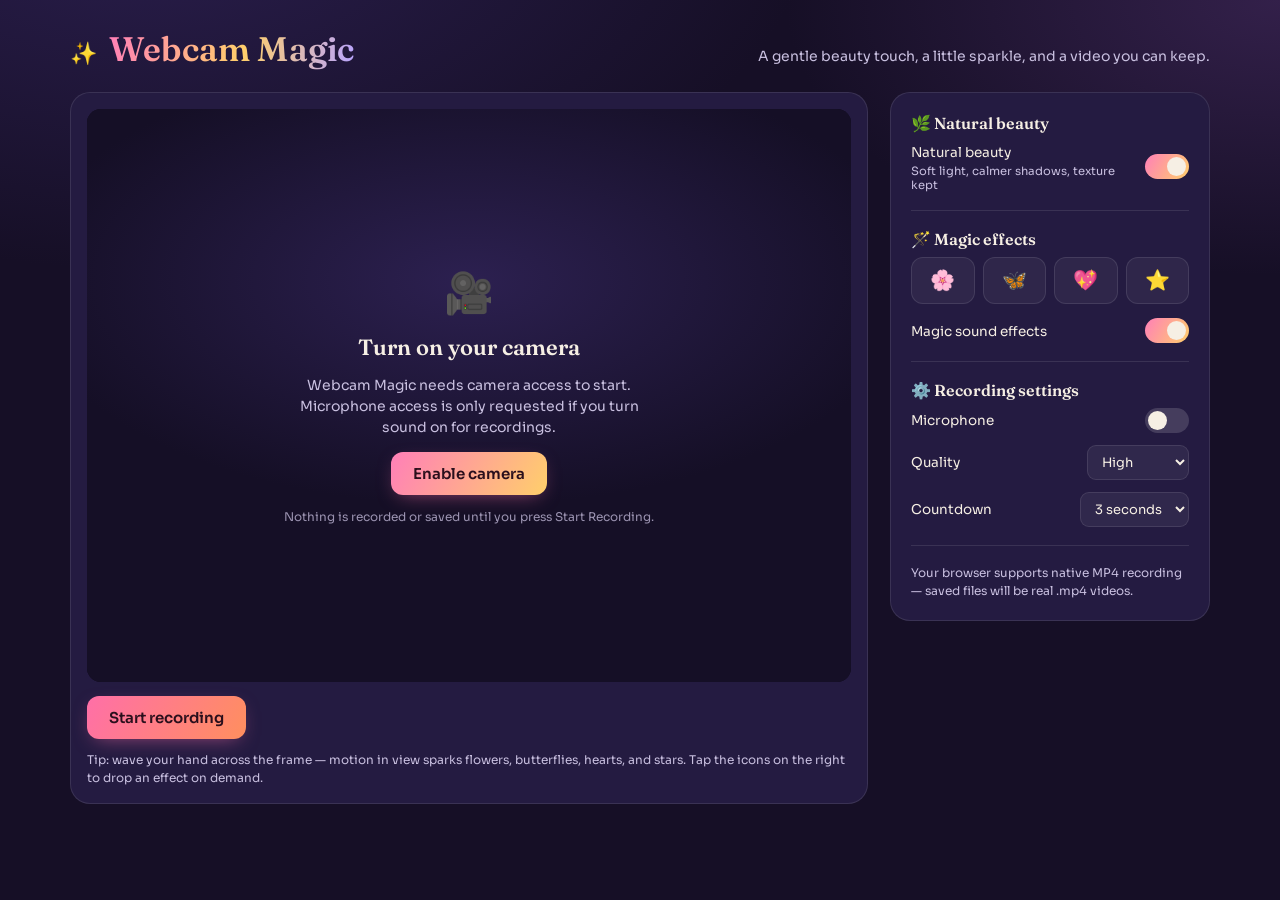
<file: index.html>
<!DOCTYPE html>
<html lang="en">
<head>
  <meta charset="UTF-8">
  <meta name="viewport" content="width=device-width, initial-scale=1.0">
  <title>Webcam Magic</title>
  <meta http-equiv="refresh" content="0; url=./webcam-magic.html">
  <script>
    window.location.replace('./webcam-magic.html');
  </script>
</head>
<body>
  <p>Opening <a href="./webcam-magic.html">Webcam Magic</a>…</p>
</body>
</html>
</file>
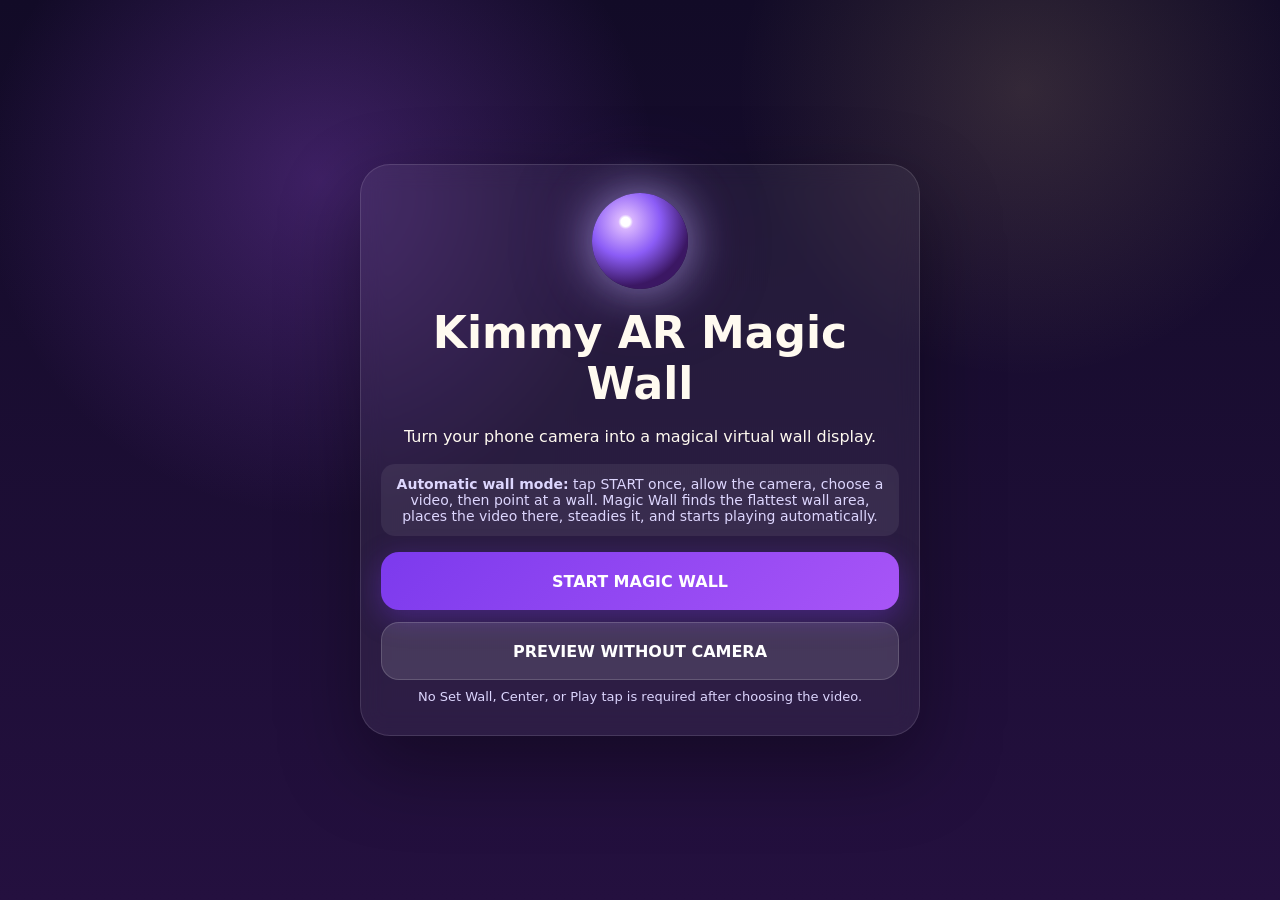
<file: magic-wall/index.html>
<!doctype html>
<html lang="en">
<head>
  <meta charset="utf-8" />
  <meta name="viewport" content="width=device-width,initial-scale=1,viewport-fit=cover,user-scalable=no" />
  <meta name="theme-color" content="#24103f" />
  <meta name="apple-mobile-web-app-capable" content="yes" />
  <meta name="mobile-web-app-capable" content="yes" />
  <link rel="manifest" href="manifest.webmanifest" />
  <title>Kimmy AR Magic Wall</title>
  <link rel="stylesheet" href="app.css?v=10" />
  <style>
    #wall,
    #wall.locked,
    #content,
    #content img,
    #content video {
      border: 0 !important;
      outline: 0 !important;
      box-shadow: none !important;
      border-radius: 0 !important;
    }
    #wall { background: transparent !important; }
    #wall::before,
    #wall::after,
    #content::before,
    #content::after {
      content: none !important;
      display: none !important;
    }
  </style>
</head>
<body>
  <section id="welcome" class="screen">
    <div class="welcome-card">
      <div class="orb"></div>
      <h1>Kimmy AR Magic Wall</h1>
      <p>Turn your phone camera into a magical virtual wall display.</p>
      <div class="note"><strong>Automatic wall mode:</strong> tap START once, allow the camera, choose a video, then point at a wall. Magic Wall finds the flattest wall area, places the video there, steadies it, and starts playing automatically.</div>
      <div class="stack" style="margin-top:16px">
        <button id="startBtn" class="primary">START MAGIC WALL</button>
        <button id="demoBtn" class="ghost">PREVIEW WITHOUT CAMERA</button>
      </div>
      <p class="hint">No Set Wall, Center, or Play tap is required after choosing the video.</p>
    </div>
  </section>

  <main id="app" class="screen">
    <video id="camera" playsinline autoplay muted></video>
    <div id="shade"></div>

    <div id="status">
      <div id="cameraStatus" class="status-pill">Camera off</div>
      <div id="modeStatus" class="status-pill">Ready</div>
      <div id="topActions">
        <button id="switchCameraBtn" class="iconBtn" aria-label="Switch camera" title="Switch camera">↺</button>
        <button id="fullscreenBtn" class="iconBtn" aria-label="Full screen">⛶</button>
        <button id="menuBtn" class="iconBtn" aria-label="Tools">☰</button>
      </div>
    </div>

    <div id="wall">
      <div id="content"></div>
    </div>

    <section id="panel">
      <div class="panel-title">
        <h2>Wall Tools</h2>
        <button id="closePanel" class="iconBtn">✕</button>
      </div>
      <div class="panel-grid">
        <button id="anchorWallBtn" class="gold">🧱 FIND WALL AGAIN</button>
        <button id="rearCameraBtn" class="gold">USE REAR CAMERA</button>
        <button id="lockBtn" class="ghost">LOCK WALL</button>
        <button id="fitBtn" class="ghost">FIT: CONTAIN</button>
        <button id="mirrorBtn" class="ghost">MIRROR CAMERA</button>
        <button id="voiceBtn" class="ghost">VOICE COMMANDS</button>
      </div>
      <p class="hint">After choosing a video, just point the rear camera at the wall and hold it generally toward the wall for a moment. The app chooses the wall area automatically.</p>
    </section>

    <div id="dock">
      <div class="mode-row">
        <button class="mode" data-mode="photo">📷 Photo</button>
        <button class="mode" data-mode="video">🎬 Video</button>
        <button class="mode" data-mode="butterflies">🦋 Butterflies</button>
        <button class="mode" data-mode="galaxy">✨ Galaxy</button>
        <button class="mode" data-mode="flowers">🌸 Flowers</button>
        <button class="mode" data-mode="affirmation">💜 Affirmation</button>
        <button class="mode" data-mode="memories">🖼️ Memories</button>
        <button class="mode" data-mode="presentation">📑 Slides</button>
        <button class="mode" data-mode="portal">🌀 Portal</button>
      </div>
      <div class="control-grid">
        <button data-move="up">▲ UP</button>
        <button data-scale="up">＋ BIG</button>
        <button data-scale="down">− SMALL</button>
        <button data-move="down">▼ DOWN</button>
        <button data-move="left">◀ LEFT</button>
        <button id="centerBtn">◎ CENTER</button>
        <button id="playBtn">▶ PLAY</button>
        <button data-move="right">RIGHT ▶</button>
      </div>
    </div>

    <div id="toast"></div>
  </main>

<script src="app.js?v=10"></script>
<script src="camera-fix.js?v=10"></script>
<script src="auto-wall-finder.js?v=10"></script>
<script src="steady-wall.js?v=10"></script>
</body>
</html>
</file>
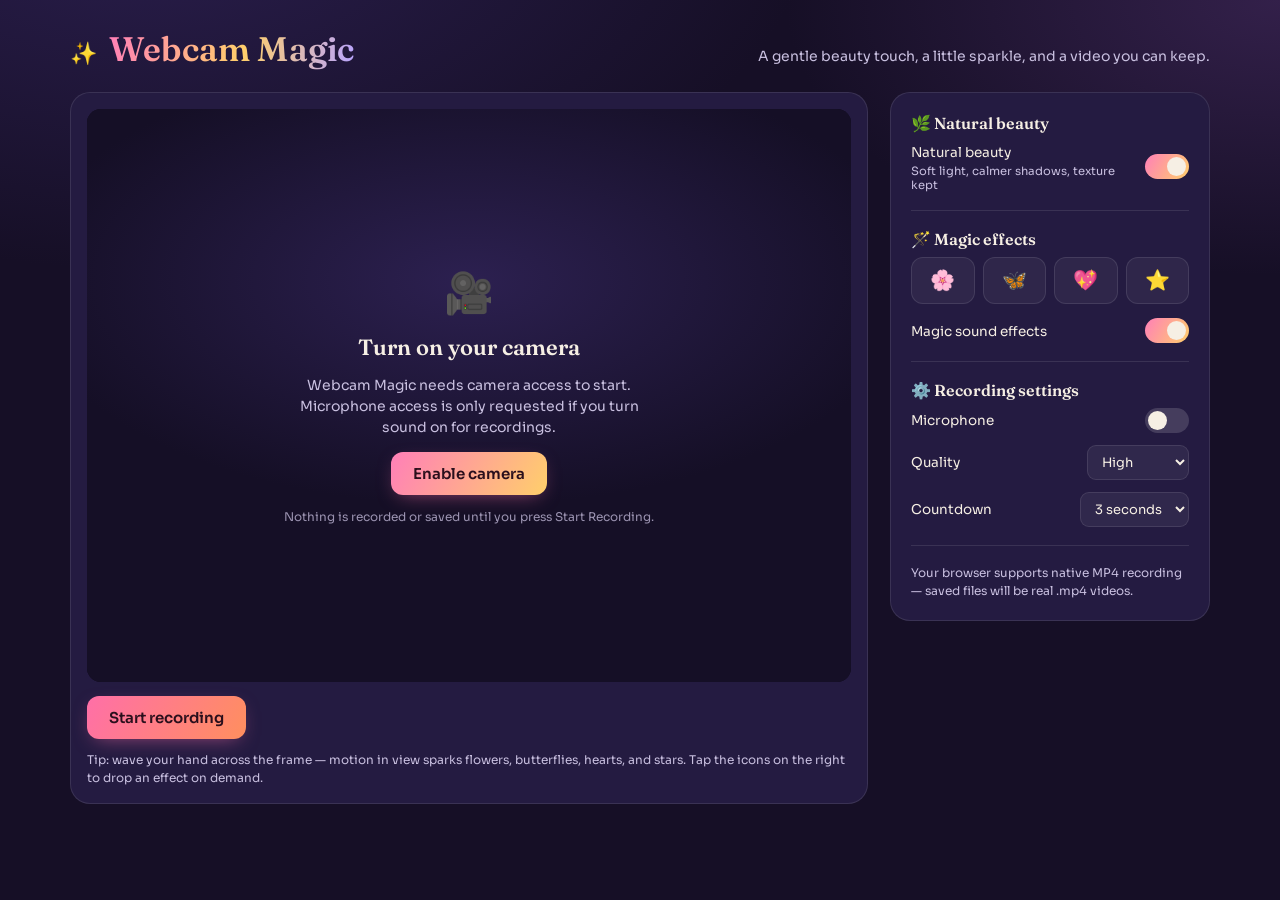
<file: webcam-magic.html>
<!DOCTYPE html>
<html lang="en">
<head>
<meta charset="UTF-8">
<meta name="viewport" content="width=device-width, initial-scale=1.0">
<title>Webcam Magic</title>
<style>
  @import url('https://fonts.googleapis.com/css2?family=Fraunces:opsz,wght@9..144,500;9..144,600&family=Sora:wght@400;500;600&display=swap');

  :root{
    --bg-0:#160f26;
    --bg-1:#1f1638;
    --panel:#241b41;
    --line: rgba(255,255,255,0.10);
    --pink:#ff7fb8;
    --gold:#ffcf6b;
    --lav:#b8a4ff;
    --mint:#7fe9c9;
    --cream:#f6efe4;
    --muted:#c9c0e0;
    --red:#ff5c5c;
  }
  *{box-sizing:border-box;}
  html,body{margin:0;padding:0;}
  body{
    background:
      radial-gradient(1100px 600px at 12% -10%, #2a1e4d 0%, transparent 60%),
      radial-gradient(900px 500px at 100% 0%, #33204a 0%, transparent 55%),
      var(--bg-0);
    color:var(--cream);
    font-family:'Sora', system-ui, sans-serif;
    min-height:100vh;
  }
  .wrap{max-width:1180px;margin:0 auto;padding:28px 20px 60px;}

  header{display:flex;align-items:baseline;justify-content:space-between;gap:16px;margin-bottom:22px;flex-wrap:wrap;}
  .brand{display:flex;align-items:baseline;gap:12px;}
  .brand h1{
    font-family:'Fraunces', serif;
    font-weight:600;
    font-size:34px;
    margin:0;
    letter-spacing:0.2px;
    background:linear-gradient(100deg, var(--pink), var(--gold) 55%, var(--lav));
    -webkit-background-clip:text;
    background-clip:text;
    color:transparent;
  }
  .brand .spark{font-size:22px;}
  .tag{color:var(--muted);font-size:14px;margin:0;}

  .layout{display:grid;grid-template-columns:1fr 320px;gap:22px;align-items:start;}
  @media (max-width:880px){.layout{grid-template-columns:1fr;}}

  .stage-card{
    background:var(--panel);
    border:1px solid var(--line);
    border-radius:20px;
    padding:16px;
  }
  .stage{
    position:relative;
    width:100%;
    aspect-ratio:4/3;
    border-radius:14px;
    overflow:hidden;
    background:#0d0918;
    display:flex;align-items:center;justify-content:center;
  }
  video{display:none;}
  canvas#compose{width:100%;height:100%;display:block;object-fit:cover;}

  .gate{
    position:absolute;inset:0;
    display:flex;flex-direction:column;align-items:center;justify-content:center;
    gap:14px;text-align:center;padding:24px;
    background:radial-gradient(600px 300px at 50% 30%, #2c2050 0%, #150f26 75%);
  }
  .gate .icon{font-size:40px;}
  .gate h2{font-family:'Fraunces',serif;font-weight:600;font-size:22px;margin:0;}
  .gate p{color:var(--muted);font-size:14px;max-width:340px;margin:0;line-height:1.5;}
  .gate small{color:var(--muted);opacity:.75;font-size:12px;}

  .rec-dot{
    position:absolute;top:14px;left:14px;
    display:flex;align-items:center;gap:8px;
    background:rgba(10,7,20,0.55);
    backdrop-filter:blur(4px);
    padding:6px 12px 6px 8px;
    border-radius:999px;
    font-size:13px;
    font-variant-numeric:tabular-nums;
    display:none;
  }
  .rec-dot.show{display:flex;}
  .rec-dot .dot{width:9px;height:9px;border-radius:50%;background:var(--red);animation:pulse 1.1s infinite;}
  @keyframes pulse{0%,100%{opacity:1;}50%{opacity:.25;}}

  .countdown{
    position:absolute;inset:0;display:none;
    align-items:center;justify-content:center;
    background:rgba(10,7,20,0.45);
    font-family:'Fraunces',serif;font-size:110px;font-weight:600;
    color:var(--gold);
  }
  .countdown.show{display:flex;}

  .stage-controls{display:flex;align-items:center;justify-content:space-between;margin-top:14px;gap:12px;flex-wrap:wrap;}
  .left-controls{display:flex;gap:10px;align-items:center;flex-wrap:wrap;}

  button{font-family:'Sora',sans-serif;cursor:pointer;}
  .btn{
    border:1px solid var(--line);
    background:rgba(255,255,255,0.04);
    color:var(--cream);
    padding:10px 16px;
    border-radius:12px;
    font-size:14px;
    font-weight:500;
    display:inline-flex;align-items:center;gap:8px;
    transition:transform .12s ease, background .15s ease, border-color .15s ease;
  }
  .btn:hover{background:rgba(255,255,255,0.09);border-color:rgba(255,255,255,0.22);}
  .btn:active{transform:scale(0.97);}
  .btn.icon-only{padding:10px 12px;}

  .btn-record{
    background:linear-gradient(120deg, #ff6fa8, #ff8f5e);
    border:none;color:#2a0f1c;font-weight:600;
    padding:12px 22px;font-size:15px;
    box-shadow:0 6px 20px -8px rgba(255,111,168,0.6);
  }
  .btn-record:hover{filter:brightness(1.06);}
  .btn-record.recording{
    background:linear-gradient(120deg, #ff5c5c, #ff8a4a);
  }

  .timer{font-variant-numeric:tabular-nums;font-size:14px;color:var(--muted);min-width:52px;}

  .panel{
    background:var(--panel);
    border:1px solid var(--line);
    border-radius:20px;
    padding:20px;
    display:flex;flex-direction:column;gap:18px;
  }
  .panel h3{
    font-family:'Fraunces',serif;font-weight:600;font-size:16px;margin:0 0 2px;
    display:flex;align-items:center;gap:8px;
  }
  .row{display:flex;align-items:center;justify-content:space-between;gap:10px;}
  .row .label{font-size:13.5px;}
  .row .sub{font-size:11.5px;color:var(--muted);display:block;margin-top:2px;}

  .switch{position:relative;width:44px;height:25px;flex:none;}
  .switch input{opacity:0;width:0;height:0;}
  .slider{
    position:absolute;inset:0;background:rgba(255,255,255,0.15);
    border-radius:999px;transition:.2s;cursor:pointer;
  }
  .slider::before{
    content:"";position:absolute;height:19px;width:19px;left:3px;top:3px;
    background:var(--cream);border-radius:50%;transition:.2s;
  }
  input:checked + .slider{background:linear-gradient(120deg, var(--pink), var(--gold));}
  input:checked + .slider::before{transform:translateX(19px);}

  select{
    background:rgba(255,255,255,0.06);
    color:var(--cream);
    border:1px solid var(--line);
    border-radius:9px;
    padding:7px 10px;
    font-size:13px;
    font-family:'Sora',sans-serif;
  }
  select:focus, .btn:focus-visible{outline:2px solid var(--lav);outline-offset:2px;}

  hr.div{border:none;border-top:1px solid var(--line);margin:0;}

  .effect-grid{display:grid;grid-template-columns:repeat(4,1fr);gap:8px;}
  .effect-grid button{
    background:rgba(255,255,255,0.05);border:1px solid var(--line);
    border-radius:12px;padding:10px 0;font-size:20px;color:var(--cream);
  }
  .effect-grid button:hover{background:rgba(255,255,255,0.1);}

  .hint{font-size:12px;color:var(--muted);line-height:1.5;margin:0;}

  .modal-back{
    position:fixed;inset:0;background:rgba(10,7,20,0.72);
    display:none;align-items:center;justify-content:center;padding:20px;z-index:50;
  }
  .modal-back.show{display:flex;}
  .modal{
    background:var(--panel);border:1px solid var(--line);border-radius:20px;
    padding:20px;max-width:480px;width:100%;
  }
  .modal h3{font-family:'Fraunces',serif;font-size:19px;margin:0 0 12px;}
  .modal video{display:block;width:100%;border-radius:12px;background:#000;}
  .modal-actions{display:flex;gap:10px;margin-top:16px;flex-wrap:wrap;}
  .modal-actions .btn{flex:1;justify-content:center;}
  .modal .note{font-size:12px;color:var(--muted);margin-top:10px;line-height:1.5;}

  .sr-only{position:absolute;width:1px;height:1px;overflow:hidden;clip:rect(0,0,0,0);}
</style>
</head>
<body>
<div class="wrap">

  <header>
    <div class="brand">
      <span class="spark" aria-hidden="true">✨</span>
      <h1>Webcam Magic</h1>
    </div>
    <p class="tag">A gentle beauty touch, a little sparkle, and a video you can keep.</p>
  </header>

  <div class="layout">

    <div class="stage-card">
      <div class="stage" id="stage">
        <video id="video" playsinline muted></video>
        <canvas id="compose" tabindex="-1" aria-label="Live webcam preview with magical effects"></canvas>

        <div class="gate" id="gate">
          <div class="icon">🎥</div>
          <h2>Turn on your camera</h2>
          <p>Webcam Magic needs camera access to start. Microphone access is only requested if you turn sound on for recordings.</p>
          <button class="btn btn-record" id="enableCamBtn" style="background:linear-gradient(120deg, var(--pink), var(--gold)); color:#2a0f1c;">Enable camera</button>
          <small>Nothing is recorded or saved until you press Start Recording.</small>
        </div>

        <div class="rec-dot" id="recDot"><span class="dot" aria-hidden="true"></span><span id="recTime">0:00</span></div>
        <div class="countdown" id="countdown"></div>
      </div>

      <div class="stage-controls">
        <div class="left-controls">
          <button class="btn btn-record" id="recordBtn" disabled>Start recording</button>
          <span class="timer" id="timerLabel"></span>
        </div>
        <div class="left-controls">
          <button class="btn icon-only" id="flipBtn" title="Switch camera" style="display:none;">🔄</button>
        </div>
      </div>

      <p class="hint" style="margin-top:12px;">
        Tip: wave your hand across the frame — motion in view sparks flowers, butterflies, hearts, and stars. Tap the icons on the right to drop an effect on demand.
      </p>
    </div>

    <div class="panel">
      <div>
        <h3>🌿 Natural beauty</h3>
        <div class="row" style="margin-top:8px;">
          <div>
            <span class="label">Natural beauty</span>
            <span class="sub">Soft light, calmer shadows, texture kept</span>
          </div>
          <label class="switch"><input type="checkbox" id="beautyToggle" checked><span class="slider"></span></label>
        </div>
      </div>

      <hr class="div">

      <div>
        <h3>🪄 Magic effects</h3>
        <div class="effect-grid" style="margin-top:8px;" id="effectGrid">
          <button data-effect="flower" title="Drop a flower">🌸</button>
          <button data-effect="butterfly" title="Drop a butterfly">🦋</button>
          <button data-effect="heart" title="Drop a heart">💖</button>
          <button data-effect="star" title="Drop a star">⭐</button>
        </div>
        <div class="row" style="margin-top:14px;">
          <div><span class="label">Magic sound effects</span></div>
          <label class="switch"><input type="checkbox" id="sfxToggle" checked><span class="slider"></span></label>
        </div>
      </div>

      <hr class="div">

      <div>
        <h3>⚙️ Recording settings</h3>
        <div class="row" style="margin-top:8px;">
          <span class="label">Microphone</span>
          <label class="switch"><input type="checkbox" id="micToggle"><span class="slider"></span></label>
        </div>
        <div class="row" style="margin-top:12px;">
          <span class="label">Quality</span>
          <select id="qualitySelect">
            <option value="standard">Standard</option>
            <option value="high" selected>High</option>
          </select>
        </div>
        <div class="row" style="margin-top:12px;">
          <span class="label">Countdown</span>
          <select id="countdownSelect">
            <option value="0">Off</option>
            <option value="3" selected>3 seconds</option>
            <option value="5">5 seconds</option>
          </select>
        </div>
      </div>

      <hr class="div">
      <p class="hint" id="formatHint"></p>
    </div>

  </div>
</div>

<div class="modal-back" id="modalBack">
  <div class="modal">
    <h3>Your recording</h3>
    <video id="previewVideo" controls playsinline></video>
    <div class="modal-actions">
      <button class="btn" id="replayBtn">▶ Replay</button>
      <button class="btn btn-record" id="saveBtn" style="flex:1.4;">⬇ Save video</button>
      <button class="btn" id="discardBtn">Discard</button>
    </div>
    <p class="note" id="saveNote"></p>
  </div>
</div>

<script>
(function(){
  const video = document.getElementById('video');
  const canvas = document.getElementById('compose');
  const ctx = canvas.getContext('2d', { willReadFrequently:true });
  const gate = document.getElementById('gate');
  const enableCamBtn = document.getElementById('enableCamBtn');
  const recordBtn = document.getElementById('recordBtn');
  const recDot = document.getElementById('recDot');
  const recTime = document.getElementById('recTime');
  const timerLabel = document.getElementById('timerLabel');
  const countdownEl = document.getElementById('countdown');
  const flipBtn = document.getElementById('flipBtn');
  const beautyToggle = document.getElementById('beautyToggle');
  const sfxToggle = document.getElementById('sfxToggle');
  const micToggle = document.getElementById('micToggle');
  const qualitySelect = document.getElementById('qualitySelect');
  const countdownSelect = document.getElementById('countdownSelect');
  const effectGrid = document.getElementById('effectGrid');
  const modalBack = document.getElementById('modalBack');
  const previewVideo = document.getElementById('previewVideo');
  const replayBtn = document.getElementById('replayBtn');
  const saveBtn = document.getElementById('saveBtn');
  const discardBtn = document.getElementById('discardBtn');
  const saveNote = document.getElementById('saveNote');
  const formatHint = document.getElementById('formatHint');

  let stream = null;
  let facingMode = 'user';
  let cameraCount = 1;
  let running = false;
  let W = 640, H = 480;

  let mediaRecorder = null;
  let recordedChunks = [];
  let recordStartTime = 0;
  let recordTimerId = null;
  let recordedBlob = null;
  let recordedExt = 'webm';
  let recordedMime = '';

  let audioCtx = null;
  let micSourceNode = null;
  let sfxGain = null;
  let destNode = null;

  // ---------- particles (magic effects) ----------
  const EFFECT_GLYPHS = { flower:'🌸', butterfly:'🦋', heart:'💖', star:'⭐', sparkle:'✨' };
  let particles = [];

  function spawnParticle(type, x, y){
    particles.push({
      type, x, y,
      vx:(Math.random()-0.5)*0.6,
      vy:-0.4 - Math.random()*0.5,
      life:0, maxLife: 70 + Math.random()*35,
      size: 22 + Math.random()*20,
      rot: Math.random()*Math.PI*2,
      vr: (Math.random()-0.5)*0.05
    });
    if(particles.length > 90) particles.shift();
  }

  function playChime(kind){
    if(!sfxToggle.checked || !audioCtx) return;
    try{
      const now = audioCtx.currentTime;
      const osc = audioCtx.createOscillator();
      const g = audioCtx.createGain();
      osc.type = 'sine';
      const freq = kind === 'start' ? 660 : kind === 'stop' ? 440 : 880 + Math.random()*260;
      osc.frequency.setValueAtTime(freq, now);
      osc.frequency.exponentialRampToValueAtTime(freq*1.35, now+0.12);
      g.gain.setValueAtTime(0.0001, now);
      g.gain.exponentialRampToValueAtTime(0.16, now+0.02);
      g.gain.exponentialRampToValueAtTime(0.0001, now+0.35);
      osc.connect(g);
      g.connect(sfxGain || audioCtx.destination);
      osc.start(now);
      osc.stop(now+0.4);
    }catch(e){}
  }

  // ---------- motion (gesture) detection ----------
  const motionCanvas = document.createElement('canvas');
  const motionCtx = motionCanvas.getContext('2d', { willReadFrequently:true });
  const MW = 48, MH = 36;
  motionCanvas.width = MW; motionCanvas.height = MH;
  let prevFrame = null;
  let lastSpawn = 0;
  let motionPoint = null;
  let trail = [];

  function detectMotion(){
    motionCtx.drawImage(video, 0, 0, MW, MH);
    const cur = motionCtx.getImageData(0,0,MW,MH).data;
    if(!prevFrame){ prevFrame = cur; return; }
    let sumX=0, sumY=0, count=0;
    for(let y=0; y<MH; y++){
      for(let x=0; x<MW; x++){
        const i = (y*MW+x)*4;
        const diff = Math.abs(cur[i]-prevFrame[i]) + Math.abs(cur[i+1]-prevFrame[i+1]) + Math.abs(cur[i+2]-prevFrame[i+2]);
        if(diff > 70){ sumX += x; sumY += y; count++; }
      }
    }
    prevFrame = cur;
    if(count > 22){
      const mx = (1 - sumX/count/MW) * W; // mirrored
      const my = sumY/count/MH * H;
      motionPoint = {x:mx, y:my};
      trail.push({x:mx,y:my,life:0});
      if(trail.length > 26) trail.shift();
      const now = performance.now();
      if(now - lastSpawn > 160){
        lastSpawn = now;
        const types = ['flower','butterfly','heart','star','sparkle'];
        spawnParticle(types[Math.floor(Math.random()*types.length)], mx, my);
        playChime('spawn');
      }
    } else {
      motionPoint = null;
    }
  }

  // ---------- camera setup ----------
  async function startCamera(newFacing){
    if(stream){
      stream.getTracks().forEach(t=>t.stop());
    }
    const quality = qualitySelect.value === 'high' ? {width:1280,height:720} : {width:640,height:480};
    const constraints = {
      video:{ facingMode:newFacing || facingMode, width:quality.width, height:quality.height },
      audio:false
    };
    stream = await navigator.mediaDevices.getUserMedia(constraints);
    video.srcObject = stream;
    await video.play();
    W = video.videoWidth || quality.width;
    H = video.videoHeight || quality.height;
    canvas.width = W; canvas.height = H;
  }

  enableCamBtn.addEventListener('click', async ()=>{
    try{
      await startCamera();
      const devices = await navigator.mediaDevices.enumerateDevices();
      cameraCount = devices.filter(d=>d.kind === 'videoinput').length;
      if(cameraCount > 1) flipBtn.style.display = 'inline-flex';
      gate.style.display = 'none';
      recordBtn.disabled = false;
      running = true;
      requestAnimationFrame(renderLoop);
    }catch(err){
      gate.querySelector('h2').textContent = 'Camera access needed';
      gate.querySelector('p').textContent = 'Camera permission was blocked or unavailable. Check your browser\'s site settings and try again.';
    }
  });

  flipBtn.addEventListener('click', async ()=>{
    facingMode = facingMode === 'user' ? 'environment' : 'user';
    await startCamera(facingMode);
  });

  qualitySelect.addEventListener('change', ()=>{
    if(stream) startCamera(facingMode);
  });

  effectGrid.addEventListener('click', (e)=>{
    const btn = e.target.closest('button[data-effect]');
    if(!btn) return;
    spawnParticle(btn.dataset.effect, W/2 + (Math.random()-0.5)*80, H/2 + (Math.random()-0.5)*80);
    playChime('spawn');
  });

  canvas.addEventListener('click', (e)=>{
    const rect = canvas.getBoundingClientRect();
    const x = (e.clientX - rect.left) / rect.width * W;
    const y = (e.clientY - rect.top) / rect.height * H;
    const types = ['flower','butterfly','heart','star'];
    spawnParticle(types[Math.floor(Math.random()*types.length)], x, y);
    playChime('spawn');
  });

  // ---------- render loop: draw video + beauty + effects to canvas ----------
  const smoothCanvas = document.createElement('canvas');
  const smoothCtx = smoothCanvas.getContext('2d');

  function renderLoop(){
    if(!running) return;
    if(video.readyState >= 2){
      smoothCanvas.width = W; smoothCanvas.height = H;

      ctx.save();
      ctx.translate(W,0);
      ctx.scale(-1,1);

      if(beautyToggle.checked){
        ctx.filter = 'brightness(1.06) contrast(1.03) saturate(1.08)';
        ctx.drawImage(video, 0, 0, W, H);
        ctx.filter = 'none';

        smoothCtx.filter = 'blur(6px) brightness(1.05)';
        smoothCtx.drawImage(video, 0, 0, W, H);
        smoothCtx.filter = 'none';
        ctx.globalAlpha = 0.22;
        ctx.drawImage(smoothCanvas, 0, 0, W, H);
        ctx.globalAlpha = 1;
      } else {
        ctx.drawImage(video, 0, 0, W, H);
      }
      ctx.restore();

      detectMotion();
    }

    // trail (glowing)
    if(trail.length > 1){
      ctx.save();
      ctx.lineCap = 'round';
      ctx.lineJoin = 'round';
      for(let i=1;i<trail.length;i++){
        const p0 = trail[i-1], p1 = trail[i];
        const alpha = i/trail.length;
        ctx.strokeStyle = `rgba(255,180,220,${alpha*0.55})`;
        ctx.shadowColor = 'rgba(255,160,220,0.9)';
        ctx.shadowBlur = 14;
        ctx.lineWidth = 3 + alpha*4;
        ctx.beginPath();
        ctx.moveTo(p0.x,p0.y);
        ctx.lineTo(p1.x,p1.y);
        ctx.stroke();
      }
      ctx.restore();
      trail.forEach(p=>p.life++);
      trail = trail.filter(p=>p.life < 40);
    }

    // particles
    ctx.save();
    ctx.textAlign = 'center';
    ctx.textBaseline = 'middle';
    for(const p of particles){
      p.life++;
      p.x += p.vx; p.y += p.vy; p.rot += p.vr;
      const t = p.life / p.maxLife;
      const alpha = t < 0.15 ? t/0.15 : t > 0.75 ? Math.max(0,(1-t)/0.25) : 1;
      const scale = 0.6 + Math.sin(Math.min(1,t*3))*0.4;
      ctx.save();
      ctx.globalAlpha = alpha;
      ctx.translate(p.x, p.y);
      ctx.rotate(p.rot);
      ctx.scale(scale, scale);
      ctx.font = `${p.size}px serif`;
      ctx.shadowColor = 'rgba(255,210,150,0.85)';
      ctx.shadowBlur = 12;
      ctx.fillText(EFFECT_GLYPHS[p.type] || '✨', 0, 0);
      ctx.restore();
    }
    ctx.restore();
    particles = particles.filter(p=>p.life < p.maxLife);

    requestAnimationFrame(renderLoop);
  }

  // ---------- recording ----------
  function pickMime(){
    const candidates = [
      'video/mp4;codecs=avc1',
      'video/mp4',
      'video/webm;codecs=vp9',
      'video/webm;codecs=vp8',
      'video/webm'
    ];
    for(const c of candidates){
      if(window.MediaRecorder && MediaRecorder.isTypeSupported && MediaRecorder.isTypeSupported(c)) return c;
    }
    return '';
  }

  function fmtTime(sec){
    const m = Math.floor(sec/60), s = Math.floor(sec%60);
    return `${m}:${s.toString().padStart(2,'0')}`;
  }

  function updateTimer(){
    const elapsed = (Date.now() - recordStartTime)/1000;
    recTime.textContent = fmtTime(elapsed);
    timerLabel.textContent = fmtTime(elapsed);
  }

  async function beginRecording(){
    const mimeType = pickMime();
    recordedMime = mimeType;
    recordedExt = mimeType.startsWith('video/mp4') ? 'mp4' : 'webm';

    const canvasStream = canvas.captureStream(30);
    let finalStream = canvasStream;

    if(micToggle.checked || sfxToggle.checked){
      try{
        if(!audioCtx) audioCtx = new (window.AudioContext || window.webkitAudioContext)();
        destNode = audioCtx.createMediaStreamDestination();
        sfxGain = audioCtx.createGain();
        sfxGain.gain.value = 0.5;
        sfxGain.connect(destNode);

        if(micToggle.checked){
          const micStream = await navigator.mediaDevices.getUserMedia({audio:true});
          micSourceNode = audioCtx.createMediaStreamSource(micStream);
          const micGain = audioCtx.createGain();
          micGain.gain.value = 1;
          micSourceNode.connect(micGain).connect(destNode);
        }

        const tracks = [...canvasStream.getVideoTracks(), ...destNode.stream.getAudioTracks()];
        finalStream = new MediaStream(tracks);
      }catch(e){
        finalStream = canvasStream;
      }
    } else if(audioCtx){
      sfxGain = audioCtx.createGain();
      sfxGain.gain.value = 0;
    }

    const quality = qualitySelect.value === 'high';
    const options = mimeType ? { mimeType, videoBitsPerSecond: quality ? 5_000_000 : 2_000_000 } : {};
    mediaRecorder = new MediaRecorder(finalStream, options);
    recordedChunks = [];
    mediaRecorder.ondataavailable = (e)=>{ if(e.data.size>0) recordedChunks.push(e.data); };
    mediaRecorder.onstop = onRecordingStopped;
    mediaRecorder.start(250);

    recordStartTime = Date.now();
    recordTimerId = setInterval(updateTimer, 250);
    updateTimer();

    recDot.classList.add('show');
    recordBtn.textContent = 'Stop recording';
    recordBtn.classList.add('recording');
    playChime('start');
  }

  function stopRecording(){
    if(mediaRecorder && mediaRecorder.state !== 'inactive'){
      mediaRecorder.stop();
    }
    clearInterval(recordTimerId);
    recDot.classList.remove('show');
    recordBtn.textContent = 'Start recording';
    recordBtn.classList.remove('recording');
    timerLabel.textContent = '';
    playChime('stop');
  }

  function onRecordingStopped(){
    const type = recordedMime || 'video/webm';
    recordedBlob = new Blob(recordedChunks, {type});
    const url = URL.createObjectURL(recordedBlob);
    previewVideo.src = url;
    if(recordedExt === 'mp4'){
      saveNote.textContent = 'Saved as a real .mp4 file, ready to share anywhere.';
    } else {
      saveNote.textContent = 'Your browser recorded this as WebM rather than MP4 — playable in most players and browsers, but not a true .mp4 container. It will download as .webm so the file matches its actual format.';
    }
    modalBack.classList.add('show');
  }

  recordBtn.addEventListener('click', async ()=>{
    if(mediaRecorder && mediaRecorder.state === 'recording'){
      stopRecording();
      return;
    }
    const countdown = parseInt(countdownSelect.value, 10);
    if(countdown > 0){
      recordBtn.disabled = true;
      for(let i=countdown;i>0;i--){
        countdownEl.textContent = i;
        countdownEl.classList.add('show');
        await new Promise(r=>setTimeout(r, 1000));
      }
      countdownEl.classList.remove('show');
      recordBtn.disabled = false;
    }
    beginRecording();
  });

  replayBtn.addEventListener('click', ()=>{
    previewVideo.currentTime = 0;
    previewVideo.play();
  });

  discardBtn.addEventListener('click', ()=>{
    modalBack.classList.remove('show');
    if(previewVideo.src){ URL.revokeObjectURL(previewVideo.src); previewVideo.removeAttribute('src'); }
    recordedBlob = null;
  });

  saveBtn.addEventListener('click', ()=>{
    if(!recordedBlob) return;
    const now = new Date();
    const pad = n => n.toString().padStart(2,'0');
    const stamp = `${now.getFullYear()}-${pad(now.getMonth()+1)}-${pad(now.getDate())}-${pad(now.getHours())}${pad(now.getMinutes())}`;
    const filename = `Webcam-Magic-${stamp}.${recordedExt}`;
    const a = document.createElement('a');
    a.href = URL.createObjectURL(recordedBlob);
    a.download = filename;
    document.body.appendChild(a);
    a.click();
    document.body.removeChild(a);
  });

  // format hint on load
  (function(){
    const mime = pickMime();
    if(mime.startsWith('video/mp4')){
      formatHint.textContent = 'Your browser supports native MP4 recording — saved files will be real .mp4 videos.';
    } else if(mime){
      formatHint.textContent = 'Your browser records in WebM. Recordings will download as .webm (a true MP4 remux isn\u2019t available in this environment).';
    } else {
      formatHint.textContent = 'This browser doesn\u2019t support in-browser recording.';
    }
  })();

})();
</script>
</body>
</html>
</file>
<file: magic-wall/app.css>
:root{
      --violet:#7c3aed; --lav:#c4b5fd; --navy:#120b27; --navy2:#24103f;
      --gold:#f4d58d; --ivory:#fffaf0; --danger:#ef4444; --glass:rgba(22,12,45,.82);
    }
    *{box-sizing:border-box;-webkit-tap-highlight-color:transparent}
    html,body{margin:0;height:100%;background:var(--navy);font-family:system-ui,-apple-system,Segoe UI,Roboto,sans-serif;color:var(--ivory);overflow:hidden}
    button,input{font:inherit}
    button{border:0;border-radius:18px;min-height:58px;padding:14px 18px;font-weight:800;cursor:pointer}
    button:active{transform:scale(.98)}
    .primary{background:linear-gradient(135deg,var(--violet),#a855f7);color:#fff;box-shadow:0 8px 28px rgba(124,58,237,.35)}
    .secondary{background:#fff;color:#2d174b}
    .ghost{background:rgba(255,255,255,.12);color:#fff;border:1px solid rgba(255,255,255,.16)}
    .gold{background:var(--gold);color:#3b2456}
    .danger{background:#7f1d1d;color:#fff}
    .screen{position:fixed;inset:0}
    #welcome{display:flex;align-items:center;justify-content:center;padding:24px;background:
      radial-gradient(circle at 25% 20%,rgba(168,85,247,.28),transparent 28%),
      radial-gradient(circle at 80% 10%,rgba(244,213,141,.14),transparent 22%),
      linear-gradient(180deg,#120b27,#24103f)}
    .welcome-card{width:min(560px,100%);text-align:center;padding:28px 20px;border:1px solid rgba(255,255,255,.12);
      background:rgba(255,255,255,.06);backdrop-filter:blur(12px);border-radius:30px;box-shadow:0 30px 80px rgba(0,0,0,.35)}
    .orb{width:96px;height:96px;margin:0 auto 18px;border-radius:50%;background:
      radial-gradient(circle at 35% 30%,#fff 0 5%,#d8b4fe 8%,#8b5cf6 38%,#3b1763 70%);
      box-shadow:0 0 45px rgba(196,181,253,.65),0 0 90px rgba(124,58,237,.25);animation:float 3s ease-in-out infinite}
    @keyframes float{50%{transform:translateY(-8px)}}
    h1{font-size:clamp(28px,8vw,44px);margin:0 0 8px}
    p{line-height:1.45}
    .note{font-size:14px;color:#ddd6fe;background:rgba(255,255,255,.07);padding:12px;border-radius:14px}
    .stack{display:grid;gap:12px}
    #app{display:none;background:#000}
    #camera{position:absolute;inset:0;width:100%;height:100%;object-fit:cover;background:#000}
    #camera.mirror{transform:scaleX(-1)}
    #shade{position:absolute;inset:0;background:radial-gradient(circle at center,transparent 45%,rgba(0,0,0,.25));pointer-events:none}
    #wall{position:absolute;left:50%;top:45%;width:78vw;height:45vw;max-height:58vh;transform:translate(-50%,-50%);
      border:2px solid rgba(244,213,141,.85);border-radius:16px;overflow:hidden;background:rgba(16,9,37,.18);
      box-shadow:0 0 0 9999px rgba(0,0,0,.03),0 0 28px rgba(244,213,141,.25);touch-action:none}
    #wall.locked{border-color:rgba(196,181,253,.4)}
    #content{position:absolute;inset:0;overflow:hidden;display:flex;align-items:center;justify-content:center}
    #content img,#content video{width:100%;height:100%;object-fit:contain;background:#050505}
    .fit-cover #content img,.fit-cover #content video{object-fit:cover}
    #status{position:absolute;top:max(12px,env(safe-area-inset-top));left:12px;right:12px;display:flex;gap:8px;align-items:center;
      pointer-events:none;z-index:20}
    .status-pill{background:rgba(0,0,0,.62);backdrop-filter:blur(10px);padding:10px 12px;border-radius:999px;font-size:13px;font-weight:800}
    #topActions{margin-left:auto;display:flex;gap:8px;pointer-events:auto}
    .iconBtn{min-height:44px;min-width:48px;border-radius:14px;padding:8px;background:rgba(0,0,0,.62);color:white}
    #dock{position:absolute;left:0;right:0;bottom:0;z-index:30;background:linear-gradient(180deg,transparent 0,rgba(7,3,17,.82) 18%,rgba(7,3,17,.96) 100%);
      padding:30px 12px max(14px,env(safe-area-inset-bottom));}
    .mode-row{display:flex;gap:10px;overflow-x:auto;padding-bottom:10px;scrollbar-width:none}
    .mode-row::-webkit-scrollbar{display:none}
    .mode{min-width:118px;min-height:54px;background:rgba(255,255,255,.12);color:#fff;border:1px solid rgba(255,255,255,.16)}
    .mode.active{background:var(--gold);color:#2d174b}
    .control-grid{display:grid;grid-template-columns:repeat(4,1fr);gap:8px}
    .control-grid button{min-height:52px;padding:8px;font-size:13px;background:rgba(255,255,255,.12);color:white}
    #panel{position:absolute;inset:auto 10px max(152px,calc(env(safe-area-inset-bottom) + 140px)) 10px;z-index:35;background:var(--glass);
      border:1px solid rgba(255,255,255,.13);backdrop-filter:blur(16px);border-radius:24px;padding:14px;display:none;max-height:48vh;overflow:auto}
    #panel.show{display:block}
    .panel-title{display:flex;justify-content:space-between;align-items:center;gap:12px;margin-bottom:10px}
    .panel-title h2{margin:0;font-size:20px}
    .panel-grid{display:grid;grid-template-columns:1fr 1fr;gap:10px}
    label.filebtn{display:flex;align-items:center;justify-content:center;min-height:58px;border-radius:18px;background:#fff;color:#2d174b;font-weight:800;padding:12px;text-align:center}
    input[type=file]{display:none}
    textarea{width:100%;min-height:95px;border-radius:14px;border:0;padding:12px;font:inherit;resize:vertical}
    .affirmation{font-size:clamp(24px,7vw,56px);line-height:1.15;text-align:center;padding:8%;font-weight:900;color:#fffaf0;text-shadow:0 4px 20px rgba(0,0,0,.75)}
    .galaxy{position:absolute;inset:0;background:
      radial-gradient(circle at 70% 25%,rgba(196,181,253,.5),transparent 18%),
      radial-gradient(circle at 30% 60%,rgba(124,58,237,.45),transparent 22%),
      linear-gradient(135deg,#05020f,#16082f,#04010b);overflow:hidden}
    .star{position:absolute;width:3px;height:3px;border-radius:50%;background:white;animation:twinkle 2s ease-in-out infinite}
    @keyframes twinkle{50%{opacity:.25;transform:scale(.5)}}
    .particle{position:absolute;font-size:28px;animation:fly 7s linear infinite;filter:drop-shadow(0 0 8px rgba(255,255,255,.35))}
    @keyframes fly{from{transform:translate(-15vw,85vh) rotate(0)}to{transform:translate(100vw,-30vh) rotate(360deg)}}
    .portal{position:absolute;inset:0;background:radial-gradient(ellipse at center,#fde68a 0 3%,#a855f7 14%,#3b0764 32%,#0b0417 55%,#020106 74%);
      animation:pulse 3s ease-in-out infinite}
    .portal:after{content:"";position:absolute;inset:12%;border-radius:50%;border:5px solid rgba(244,213,141,.7);box-shadow:0 0 35px #f4d58d, inset 0 0 45px #7c3aed}
    @keyframes pulse{50%{filter:brightness(1.3) saturate(1.2)}}
    .memory-grid{position:absolute;inset:0;display:grid;grid-template-columns:1fr 1fr;gap:6px;padding:6px;background:#110822}
    .memory-grid img{width:100%;height:100%;object-fit:cover;border-radius:8px}
    #toast{position:absolute;left:50%;bottom:180px;transform:translateX(-50%);z-index:50;background:#fff;color:#24103f;padding:12px 16px;border-radius:999px;font-weight:800;
      opacity:0;pointer-events:none;transition:.25s;max-width:90%;text-align:center}
    #toast.show{opacity:1}
    .hint{font-size:13px;color:#ddd6fe;margin:8px 0 0}
    @media (orientation:landscape){
      #wall{width:62vw;height:35vw}
      #dock{padding-top:18px}
      .mode-row{max-width:72vw;margin:auto}
      .control-grid{max-width:72vw;margin:auto}
      #panel{left:12%;right:12%;bottom:138px}
    }
</file>
